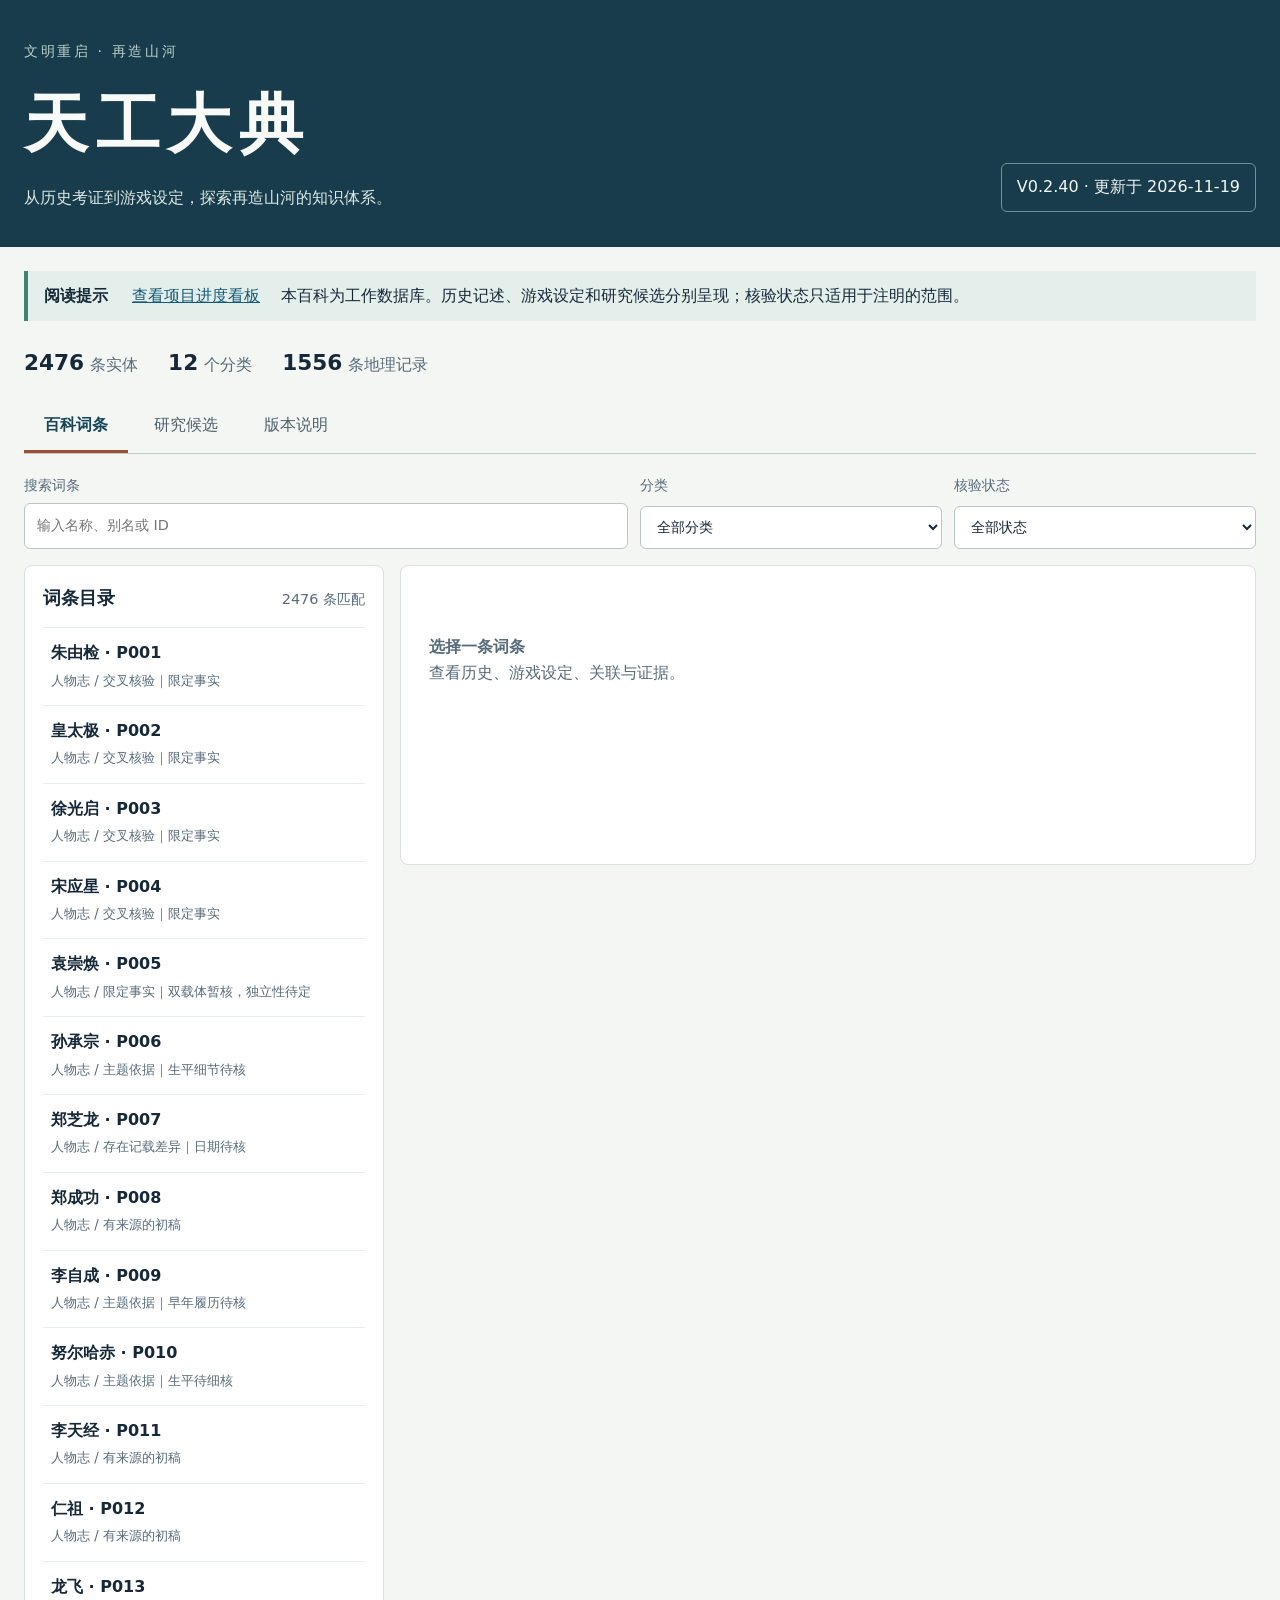
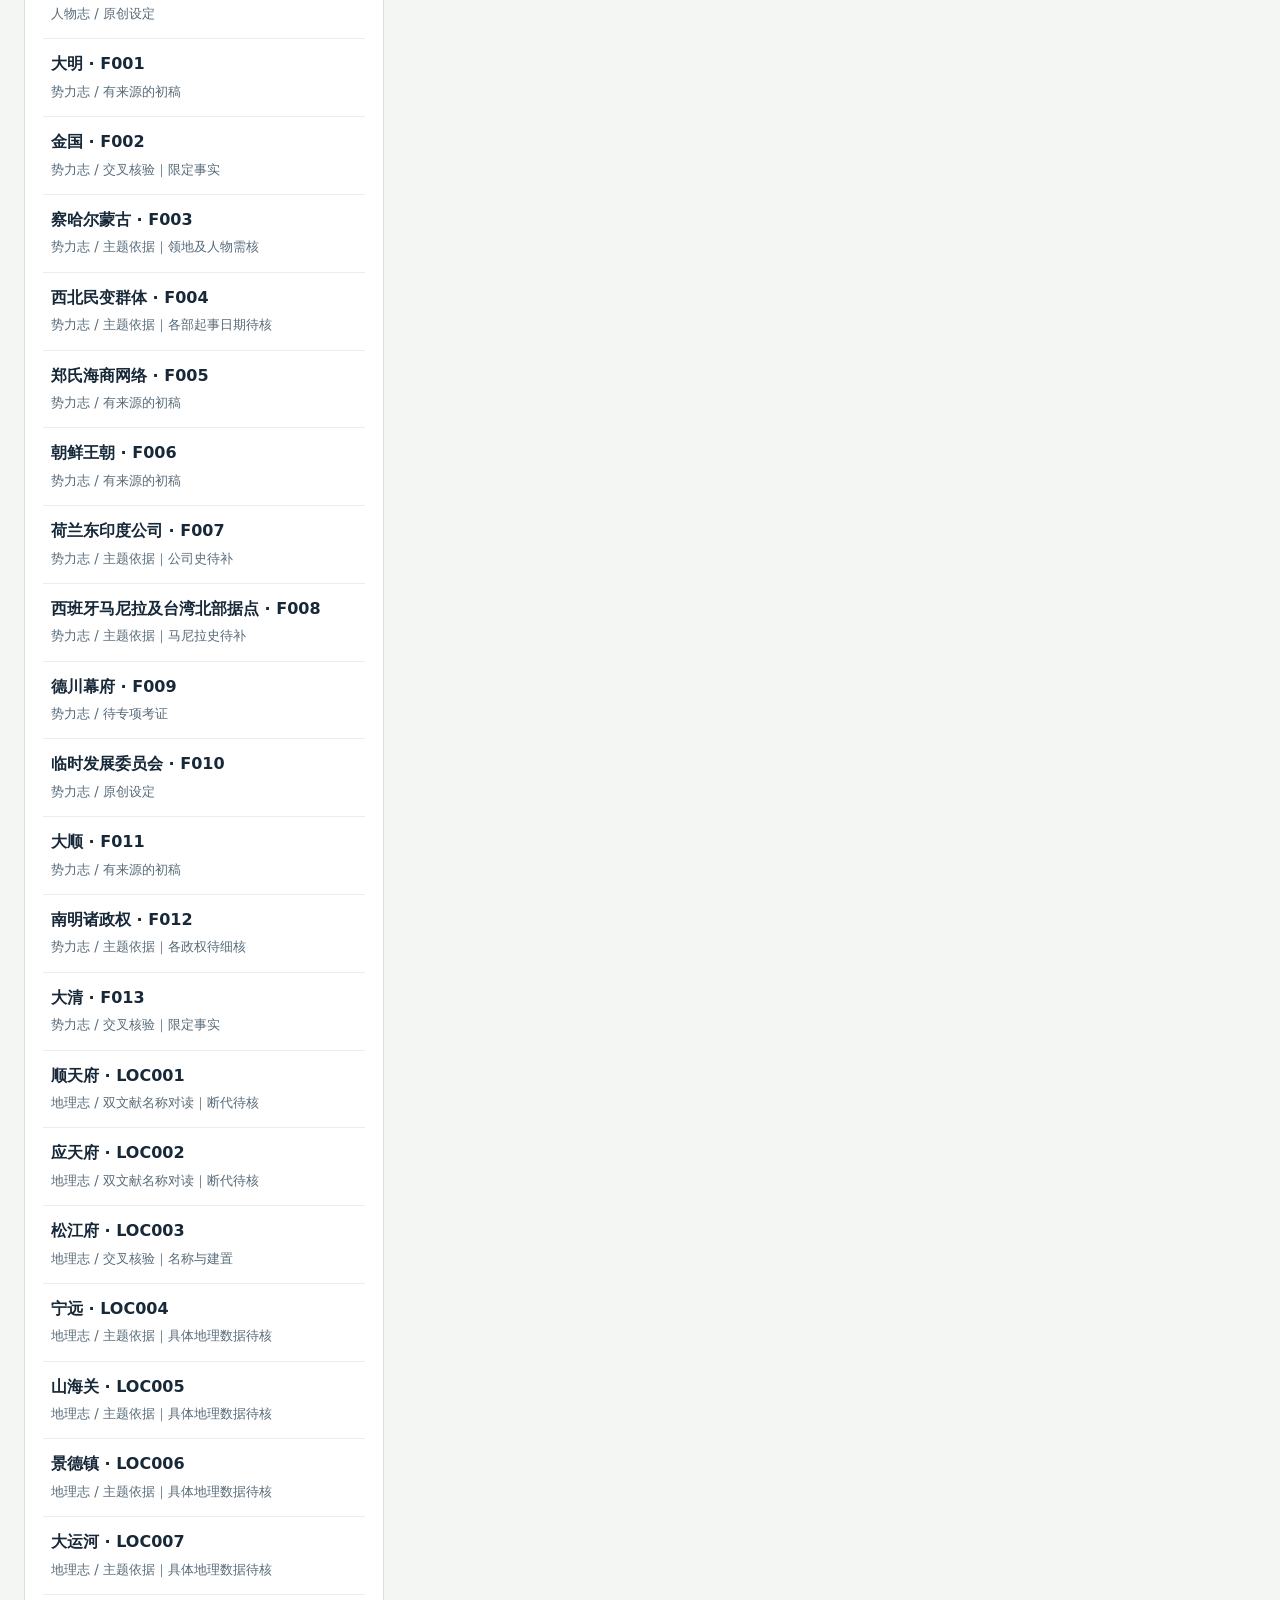
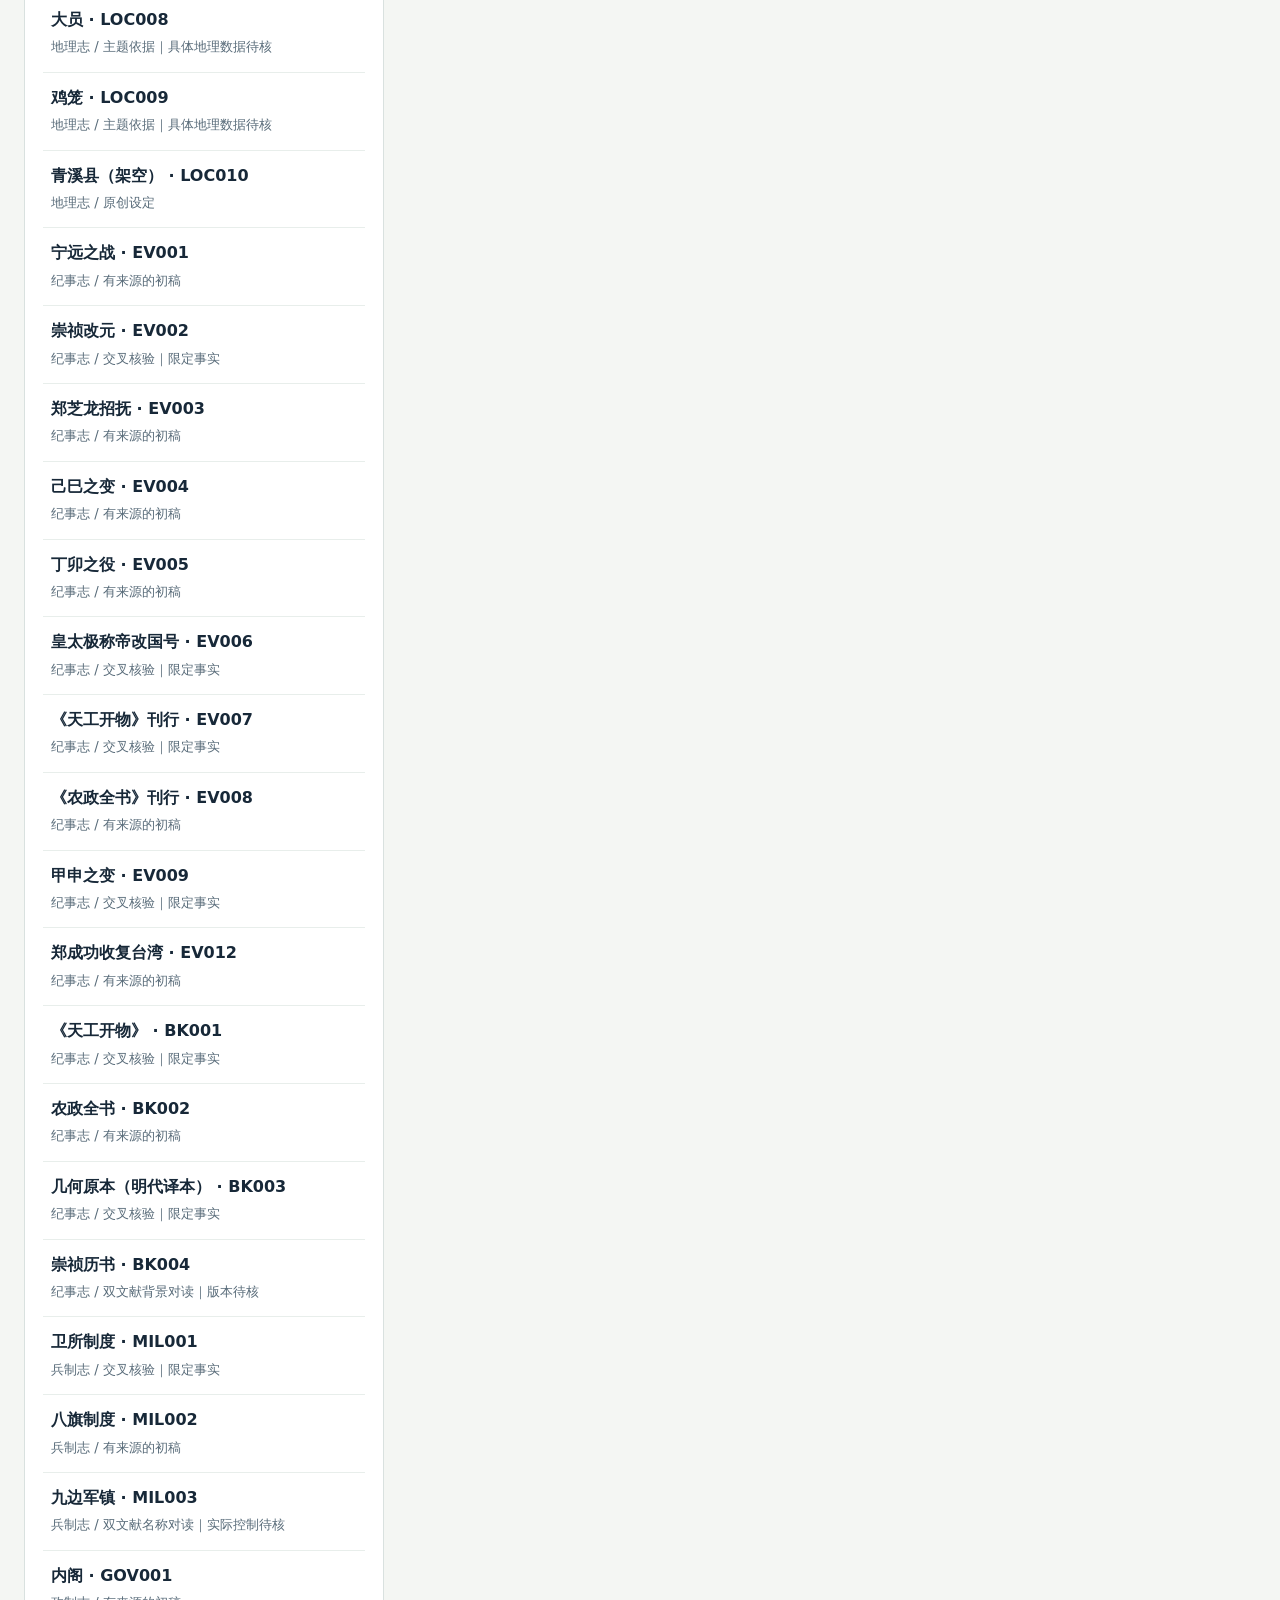
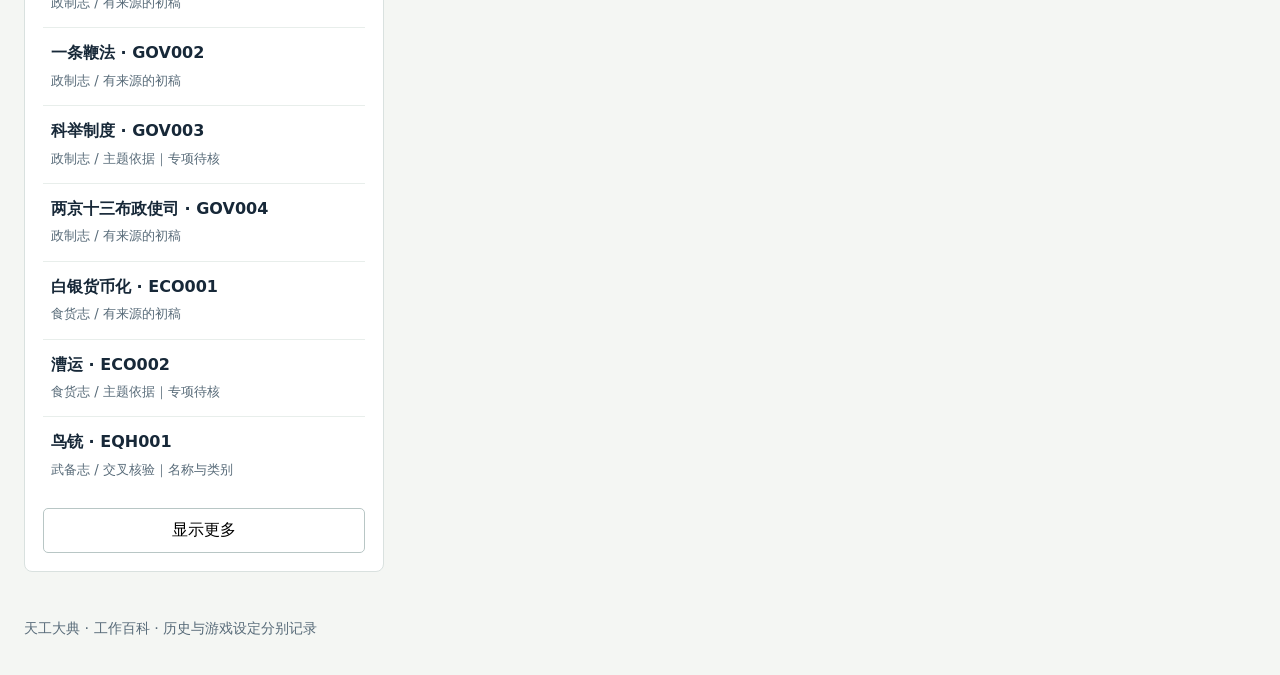
<file: site/index.html>
<!doctype html>
<html lang="zh-CN"><head><meta charset="utf-8"><meta name="viewport" content="width=device-width,initial-scale=1"><meta name="description" content="《文明重启：再造山河》天工大典工作百科"><title>天工大典 · 文明重启</title><link rel="stylesheet" href="./style.css"><script defer src="./app.js"></script></head>
<body><header><div class="wrap"><p class="eyebrow">文明重启 · 再造山河</p><div class="headerline"><div><h1>天工大典</h1><p class="lede">从历史考证到游戏设定，探索再造山河的知识体系。</p></div><div class="version" id="version">正在读取主库…</div></div></div></header>
<main class="wrap"><div class="notice"><strong>阅读提示</strong>　<a href="./progress/">查看项目进度看板</a>　 本百科为工作数据库。历史记述、游戏设定和研究候选分别呈现；核验状态只适用于注明的范围。</div><div class="metrics" id="metrics"></div><nav class="tabs" aria-label="百科视图"><button id="browse-tab" class="active">百科词条</button><button id="research-tab">研究候选</button><button id="about-tab">版本说明</button></nav>
<div id="browse"><div class="controls"><label>搜索词条<input id="search" type="search" placeholder="输入名称、别名或 ID"></label><label>分类<select id="category"><option value="">全部分类</option></select></label><label>核验状态<select id="status"><option value="">全部状态</option></select></label></div><div class="workspace"><section class="results"><div class="resultshead"><h2>词条目录</h2><span id="count" role="status"></span></div><div id="list"></div><button class="more" id="more">显示更多</button></section><article id="detail" class="detail"><div class="empty"><strong>选择一条词条</strong><p>查看历史、游戏设定、关联与证据。</p></div></article></div></div>
<section id="research" class="panel" hidden><h2>研究候选 · 尚未入库</h2><p>以下建议归档自 V0.2.40 增量包。归档时尚未分配新 ID 或提升历史核验等级；与后续主库的整合情况应另行核对。</p><div id="proposals"></div></section><section id="about" class="panel" hidden><h2>版本与数据说明</h2><div id="meta"></div><p>每次发布以主库版本为准。新文件进入发布仓库并通过检查后，网站才会更新；对话里的附件不会自行同步。</p><a href="./data/master.json" download>下载当前完整主库 JSON</a></section></main><footer class="wrap">天工大典 · 工作百科 · 历史与游戏设定分别记录</footer></body></html>
</file>
<file: site/style.css>
:root{color-scheme:light;--ink:#172838;--muted:#586b79;--line:#d9e1df;--accent:#9c4f36;--paper:#f4f6f3;--blue:#164557}*{box-sizing:border-box}body{margin:0;background:var(--paper);color:var(--ink);font:16px/1.65 system-ui,-apple-system,'Microsoft YaHei',sans-serif}.wrap{max-width:1380px;margin:auto;padding-left:24px;padding-right:24px}header{background:#183c4c;color:#f7faf6;padding:40px 0 35px}h1,h2,h3,p{margin-top:0}h1{font-family:Georgia,'Songti SC',serif;font-size:clamp(2.6rem,5vw,4.2rem);letter-spacing:.12em;margin:0 0 8px}.eyebrow{color:#b8d1cb;font-size:.9rem;letter-spacing:.18em;margin-bottom:8px}.headerline{display:flex;justify-content:space-between;align-items:flex-end;gap:20px}.lede{margin:0;color:#dce9e5}.version{border:1px solid #759096;border-radius:6px;padding:10px 15px;color:#f1f7f4;white-space:nowrap}.notice{margin:24px 0 16px;background:#e4eeea;border-left:4px solid #418371;padding:12px 16px}.notice strong{margin-right:8px}.metrics{display:flex;gap:30px;padding:8px 0 14px;color:var(--muted)}.metrics strong{font-size:1.35rem;color:var(--ink);margin-right:6px}.tabs{display:flex;gap:6px;border-bottom:1px solid #bbcaca;margin:5px 0 20px}.tabs button{background:none;border:0;border-bottom:3px solid transparent;border-radius:0;padding:12px 20px;color:#4c606b}.tabs button.active{color:var(--blue);border-color:var(--accent);font-weight:700}.controls{display:grid;grid-template-columns:2fr 1fr 1fr;gap:12px;margin-bottom:16px}label{display:grid;gap:5px;color:var(--muted);font-size:.9rem}input,select,button{font:inherit}input,select{width:100%;background:white;border:1px solid #b8c6c5;border-radius:6px;padding:10px 12px;color:var(--ink)}button{cursor:pointer}.workspace{display:grid;grid-template-columns:minmax(240px,360px) minmax(0,1fr);gap:16px;align-items:start}.results,.detail,.panel{background:white;border:1px solid var(--line);border-radius:8px}.results{padding:18px}.resultshead{display:flex;justify-content:space-between;align-items:baseline;gap:10px}.resultshead h2{font-size:1.1rem}.resultshead span,.secondary{font-size:.9rem;color:var(--muted)}.result{display:block;width:100%;padding:12px 8px;text-align:left;background:none;border:0;border-top:1px solid #e8eeeb;color:var(--ink)}.result:hover,.result.selected{background:#edf4f1}.result strong{display:block}.result small{color:var(--muted)}.more{background:#fff;border:1px solid #b8c6c5;border-radius:5px;width:100%;margin-top:14px;padding:8px}.detail,.panel{padding:28px;min-height:300px}.detail h2{font-family:Georgia,'Songti SC',serif;font-size:2rem;line-height:1.25;margin-bottom:8px}.badge{display:inline-block;background:#eef3f0;border-radius:3px;padding:3px 8px;margin:0 6px 5px 0;font-size:.88rem}.detail h3{font-size:1.08rem;margin:28px 0 8px;border-left:3px solid var(--accent);padding-left:10px}.detail p{white-space:pre-wrap}.linkbutton{border:1px solid #c6d4d1;background:#f7faf8;color:#174e5c;border-radius:5px;padding:6px 10px;margin:4px 5px 4px 0}.source,.proposal{border:1px solid #e0e8e4;padding:14px;margin:10px 0;border-radius:6px}.source p,.proposal p{margin:3px 0}.proposal small{color:var(--muted)}a{color:#145b76;overflow-wrap:anywhere}pre{white-space:pre-wrap;overflow-wrap:anywhere;font-size:.88rem;background:#f4f7f5;padding:14px;border-radius:5px}.empty{color:var(--muted);padding-top:40px}details{margin-top:20px}summary{cursor:pointer;font-weight:600}footer{color:var(--muted);padding-top:45px;padding-bottom:35px;font-size:.9rem}[hidden]{display:none!important}@media(max-width:740px){.headerline{display:block}.version{display:inline-block;margin-top:20px}.controls{grid-template-columns:1fr 1fr}.controls label:first-child{grid-column:1/-1}.workspace{grid-template-columns:1fr}.detail{min-height:200px}.wrap{padding-left:16px;padding-right:16px}.metrics{flex-wrap:wrap;gap:12px 22px}.tabs button{padding:10px}}
</file>
